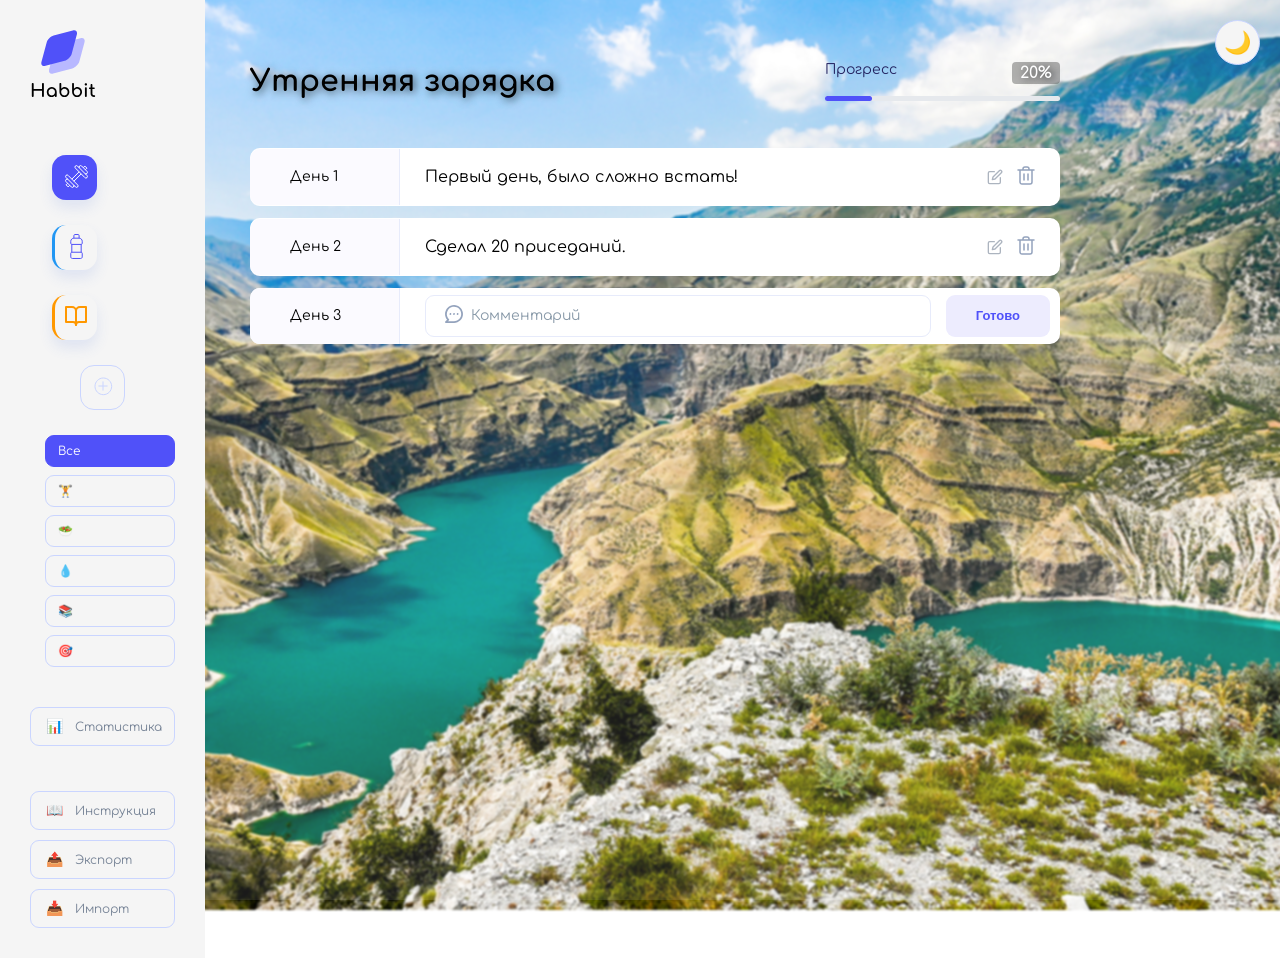
<file: index.html>
<!DOCTYPE html>
<html lang="en">

<head>
    <meta charset="UTF-8" />
    <meta http-equiv="X-UA-Compatible" content="IE=edge" />
    <meta name="viewport" content="width=device-width, initial-scale=1.0" />
    <title>Habbit App</title>
    <link rel="preconnect" href="https://fonts.googleapis.com" />
    <link rel="preconnect" href="https://fonts.gstatic.com" crossorigin />
    <link href="https://fonts.googleapis.com/css2?family=Comfortaa:wght@400;600&display=swap" rel="stylesheet" />
    <link rel="stylesheet" href="styles/main.css" />
</head>

<body>
    <div class="app">
        <div class="panel">
            <img class="logo" src="./images/logo.svg" alt="Логотип Habbit App" />
            <nav class="menu">
                <div class="menu__list"></div>
                <button class="menu__add" id="add-habbit-btn">
                    <img src="./images/add.svg" alt="Добавить привычку" />
                </button>
                <!-- Фильтр по категориям -->
                <div class="menu__filter">
                    <button class="filter-btn filter-btn_active" data-filter="all">Все</button>
                    <button class="filter-btn" data-filter="sport">🏋️</button>
                    <button class="filter-btn" data-filter="food">🥗</button>
                    <button class="filter-btn" data-filter="water">💧</button>
                    <button class="filter-btn" data-filter="study">📚</button>
                    <button class="filter-btn" data-filter="other">🎯</button>
                </div>
                <!-- ✅ Кнопка статистики -->
                <button class="menu__stats" id="stats-btn" title="Статистика">
                    <span class="btn-icon">📊</span>
                    <span class="btn-text">Статистика</span>
                </button>

                <!-- ✅ Кнопки экспорта и импорта -->
                <div class="menu__actions">
                    <a href="guide.html" class="action-btn" target="_blank" title="Открыть инструкцию">
                        <span class="btn-icon">📖</span>
                        <span class="btn-text">Инструкция</span>
                    </a>
                    <button class="action-btn" id="export-btn" title="Скачать резервную копию">
                        <span class="btn-icon">📤</span>
                        <span class="btn-text">Экспорт</span>
                    </button>
                    <button class="action-btn" id="import-btn" title="Загрузить данные из файла">
                        <span class="btn-icon">📥</span>
                        <span class="btn-text">Импорт</span>
                    </button>
                    <!-- Скрытое поле для выбора файла -->
                    <input type="file" id="import-file" accept=".json" hidden>
                </div>
            </nav>
        </div>
        <div class="content">
            <header>
                <h1 class="h1">-</h1>
                <div class="progress">
                    <div class="progress__text">
                        <div class="progress__name">Прогресс</div>
                        <div class="progress__percent">%</div>
                    </div>
                    <div class="progress__bar">
                        <div class="progress__cover-bar"></div>
                    </div>
                </div>
            </header>
            <main>
                <div id="days"></div>
                <div class="habbit">
                    <div class="habbit__day">День _</div>
                    <form class="habbit__form" id="add-day-form">
                        <input name="comment" class="input_icon" type="text" placeholder="Комментарий" />
                        <img class="input__icon" src="./images/comment.svg" alt="Иконка комментария" />
                        <button class="button" type="submit">Готово</button>
                    </form>
                </div>
            </main>
        </div>
        <div class="cover cover_hidden" id="add-habbit-popup">
            <div class="popup">
                <h2>Новая привычка</h2>
                <div class="icon-label">Иконка</div>
                <div class="icon-select">
                    <button class="icon icon_active" data-icon="sport">
                        <img src="./images/sport.svg" alt="Спорт">
                    </button>
                    <button class="icon" data-icon="food">
                        <img src="./images/food.svg" alt="Еда">
                    </button>
                    <button class="icon" data-icon="water">
                        <img src="./images/water.svg" alt="Напитки">
                    </button>
                    <button class="icon" data-icon="study">
                        <img src="./images/study.svg" alt="Обучение">
                    </button>
                    <button class="icon" data-icon="other">
                        <img src="./images/other.svg" alt="Другое">
                    </button>
                </div>

                <div class="category-label">Категория</div>
                <div class="category-select">
                    <button class="category category_active" data-category="sport">🏋️ Спорт</button>
                    <button class="category" data-category="food">🥗 Питание</button>
                    <button class="category" data-category="water">💧 Здоровье</button>
                    <button class="category" data-category="study">📚 Обучение</button>
                    <button class="category" data-category="other">🎯 Другое</button>
                </div>
                <form class="popup__form" id="add-habbit-form">
                    <input type="text" name="name" placeholder="Название">
                    <input type="text" name="icon" hidden placeholder="Иконка" value="sport">
                    <input type="text" name="category" hidden placeholder="Категория" value="sport">
                    <input type="number" name="target" placeholder="Цель (1-365)" min="1" max="365" step="1">
                    <button class="button" type="submit">Добавить</button>
                </form>
                <button class="popup__close" id="close-popup-btn">
                    <img src="./images/close.svg" alt="Закрыть попап">
                </button>
            </div>
        </div>
        <!-- Кастомное модальное окно подтверждения -->
        <div class="confirm-modal cover_hidden" id="confirm-modal">
            <div class="confirm-modal__content">
                <h3 class="confirm-modal__title">Подтверждение</h3>
                <p class="confirm-modal__text">Вы уверены, что хотите удалить эту привычку?</p>
                <div class="confirm-modal__buttons">
                    <button class="button confirm-modal__cancel" id="confirm-cancel">Отмена</button>
                    <button class="button confirm-modal__confirm" id="confirm-ok">Удалить</button>
                </div>
            </div>
        </div>
        <!-- Переключатель темы -->
        <button class="theme-toggle" id="theme-toggle" title="Переключить тему">

        </button>
        <!-- Модальное окно статистики -->
        <div class="stats-modal cover_hidden" id="stats-modal">
            <div class="stats-modal__content">
                <div class="stats-modal__header">
                    <h2>📊 Статистика</h2>
                    <button class="popup__close stats-modal__close" id="stats-close-btn">
                        <img src="./images/close.svg" alt="Закрыть">
                    </button>
                </div>

                <div class="stats-summary">
                    <div class="stat-card">
                        <div class="stat-card__value" id="stat-habits-count">0</div>
                        <div class="stat-card__label">Привычек</div>
                    </div>
                    <div class="stat-card">
                        <div class="stat-card__value" id="stat-days-count">0</div>
                        <div class="stat-card__label">Дней пройдено</div>
                    </div>
                    <div class="stat-card">
                        <div class="stat-card__value" id="stat-progress">0%</div>
                        <div class="stat-card__label">Общий прогресс</div>
                    </div>
                </div>

                <h3 class="stats-title">Прогресс по привычкам</h3>
                <div class="stats-list" id="stats-list">
                    <!-- Сюда JS добавит список -->
                </div>
            </div>
        </div>
        <!-- Модальное окно редактирования комментария -->
        <div class="cover cover_hidden" id="edit-comment-popup">
            <div class="popup popup_small">
                <h2>Редактировать комментарий</h2>
                <form class="popup__form" id="edit-comment-form">
                    <input type="text" name="comment" placeholder="Введите новый комментарий">
                    <div class="popup__buttons-row">
                        <button type="button" class="button button_cancel" id="cancel-edit-btn">Отмена</button>
                        <button type="submit" class="button">Сохранить</button>
                    </div>
                </form>
                <button class="popup__close" id="close-edit-popup-btn">
                    <img src="./images/close.svg" alt="Закрыть">
                </button>
            </div>
        </div>
    </div>
    <script src="./scripts/app.js"></script>
</body>

</html>
</file>
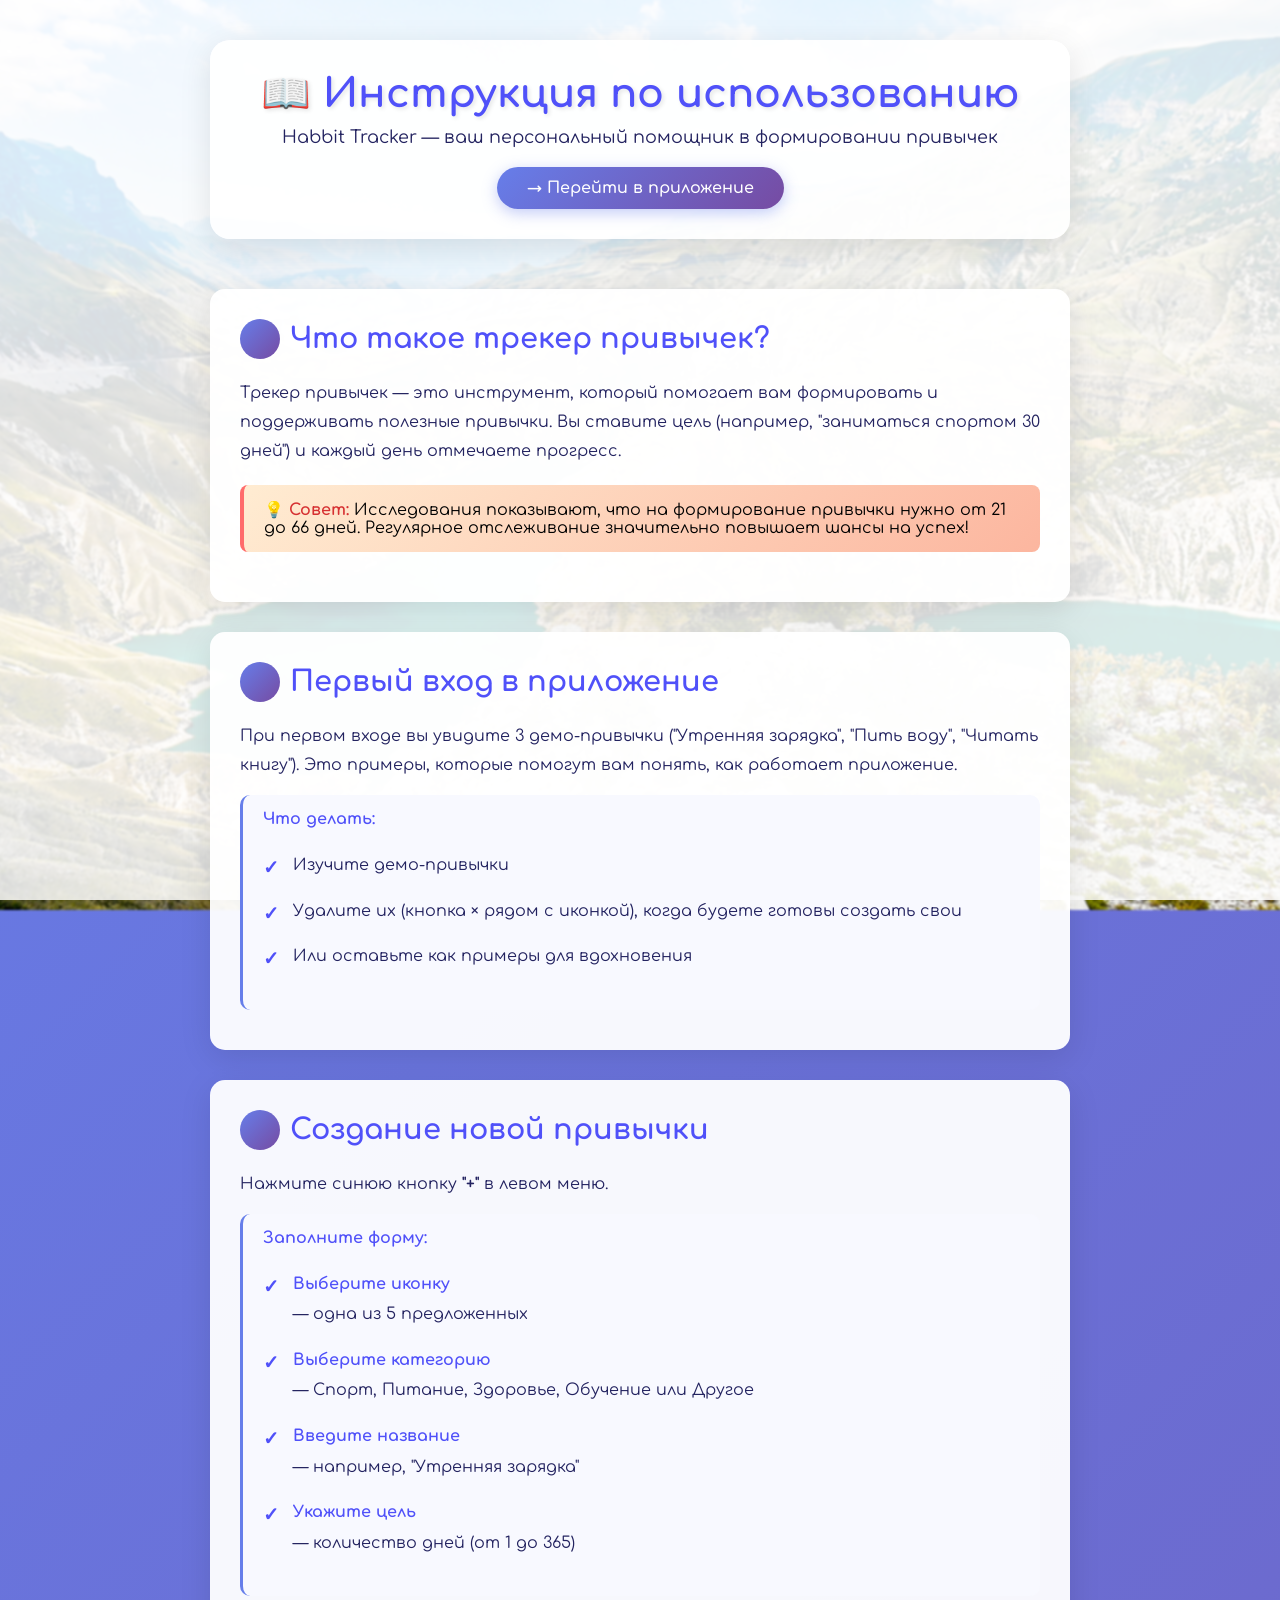
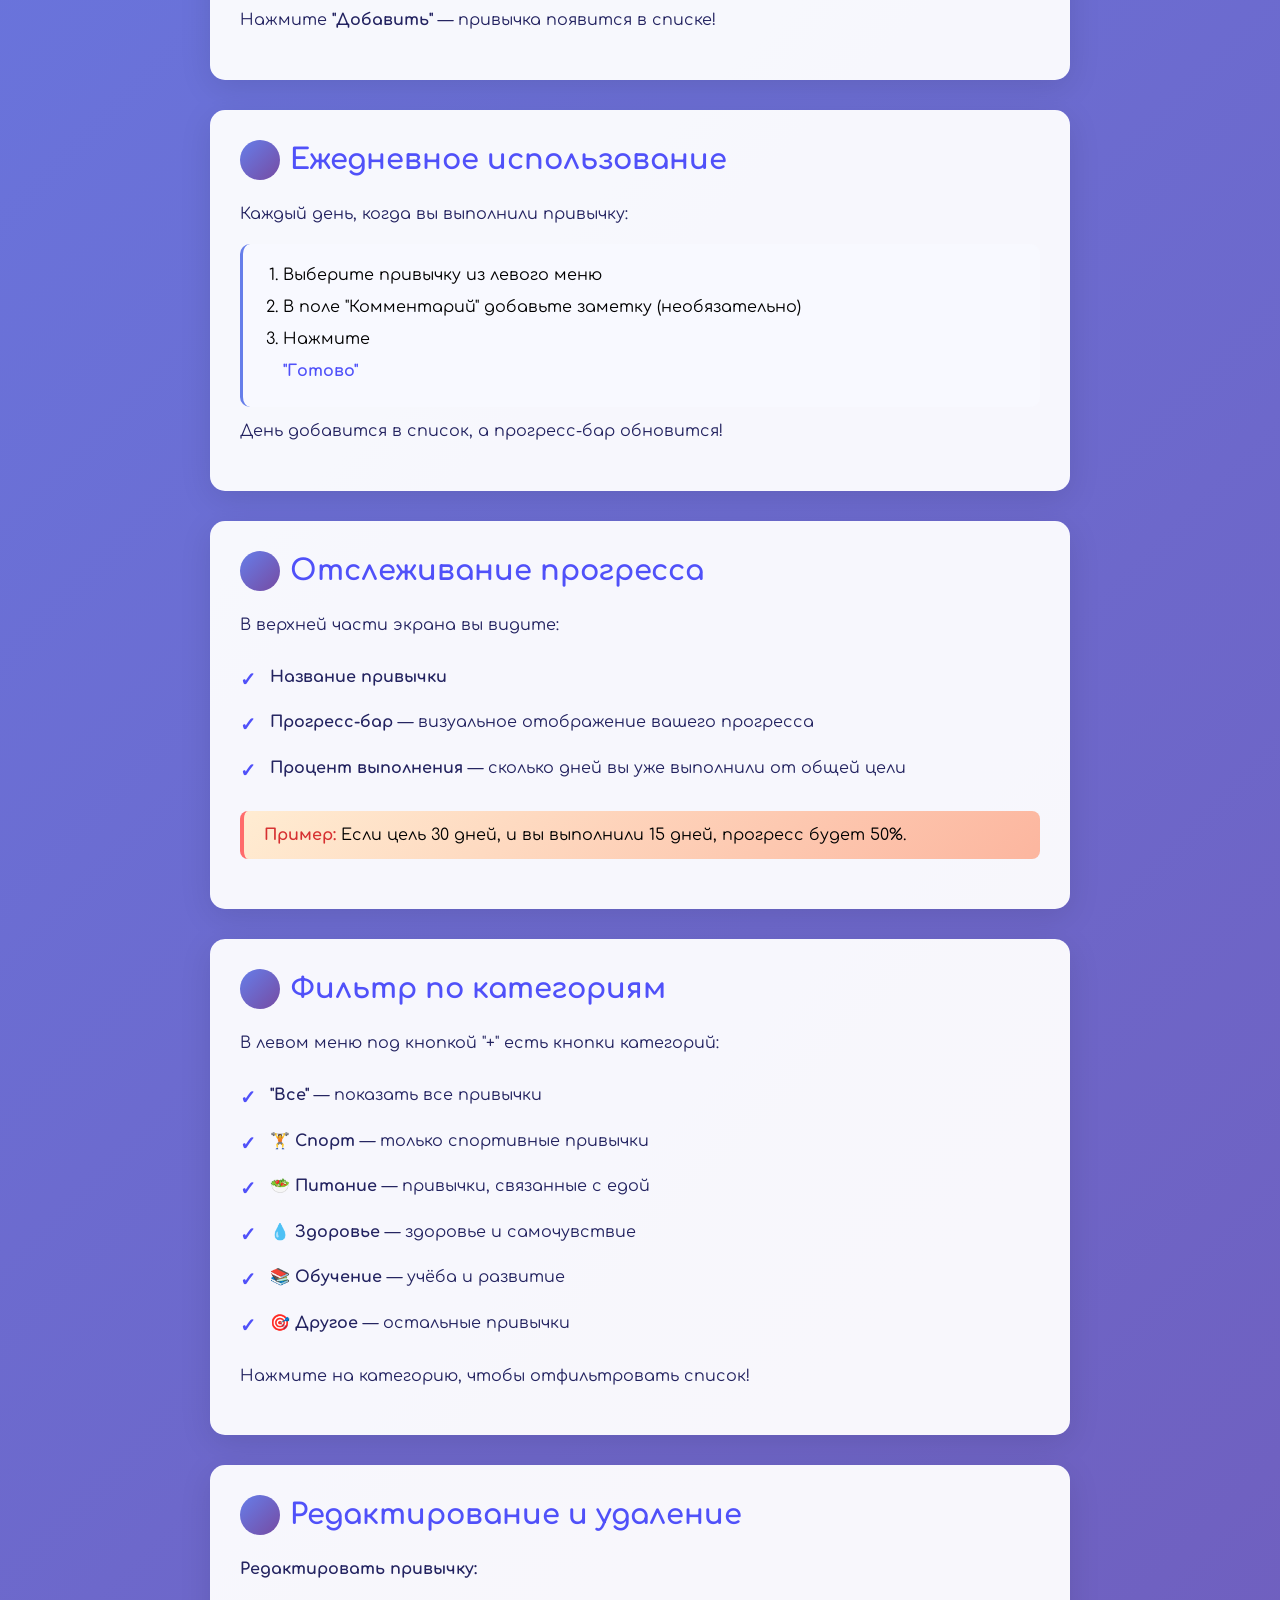
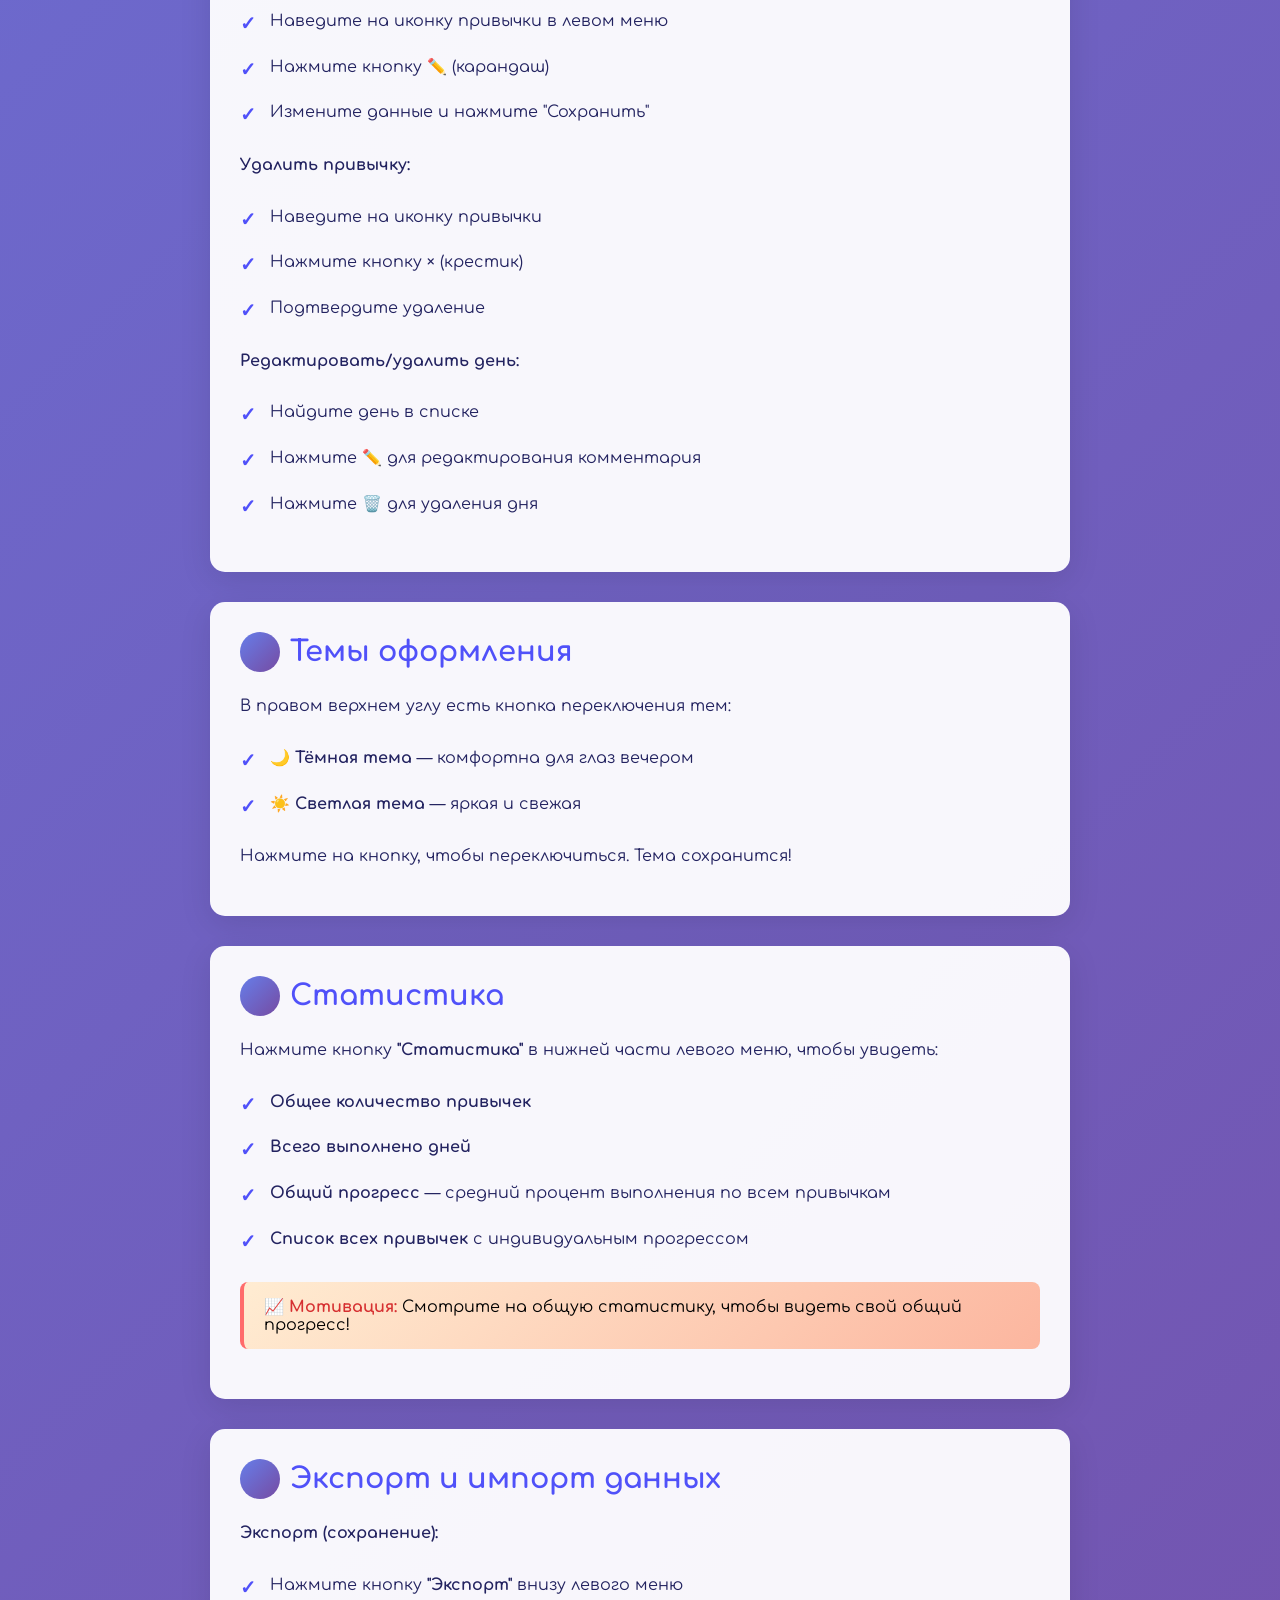
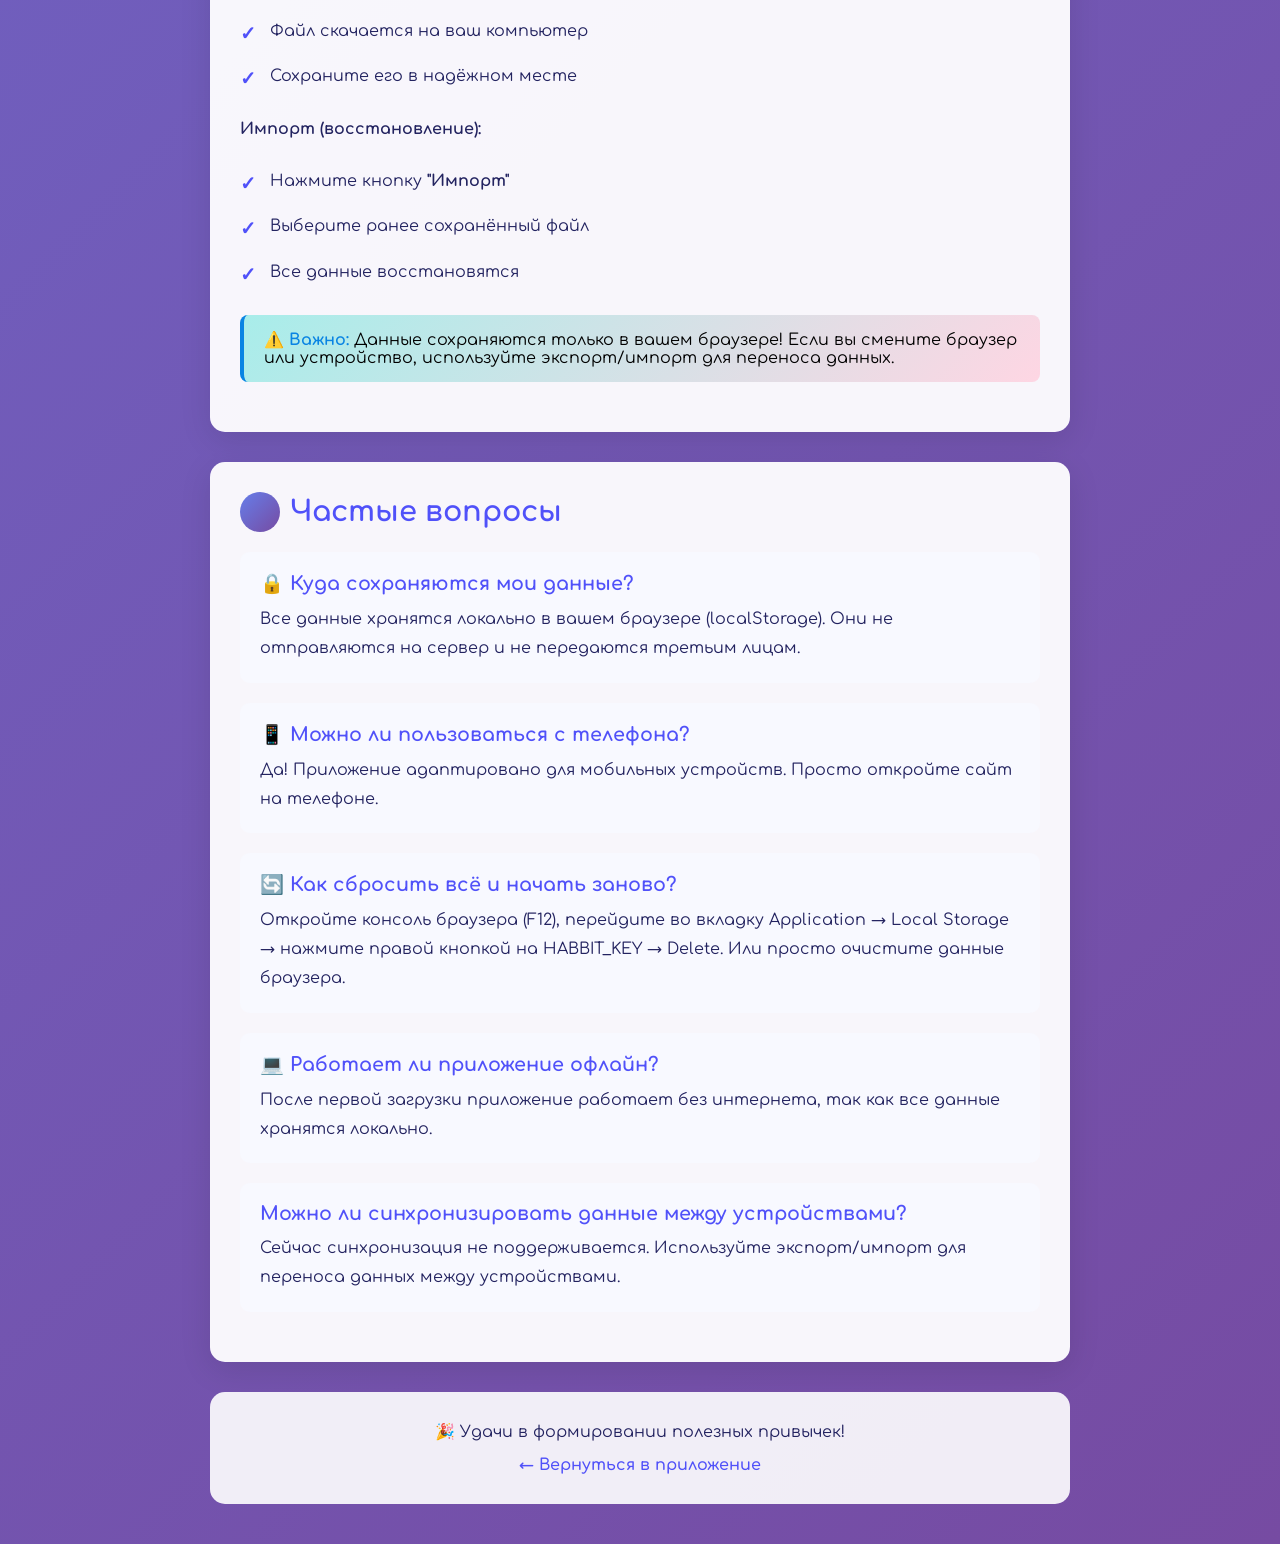
<file: guide.html>
<!DOCTYPE html>
<html lang="ru">

<head>
    <meta charset="UTF-8">
    <meta name="viewport" content="width=device-width, initial-scale=1.0">
    <title>Инструкция - Habbit Tracker</title>
    <link href="https://fonts.googleapis.com/css2?family=Comfortaa:wght@400;600;700&display=swap" rel="stylesheet">
    <style>
        * {
            margin: 0;
            padding: 0;
            box-sizing: border-box;
        }

        body {
            font-family: 'Comfortaa', cursive;
            min-height: 100vh;
            position: relative;
            overflow-x: hidden;
            background: linear-gradient(135deg, #667eea 0%, #764ba2 100%);
        }

        /* Фоновое изображение */
        body::before {
            content: '';
            position: fixed;
            top: -10px;
            left: -10px;
            right: -10px;
            bottom: -10px;
            background-image: url('images/background.jpg');
            background-size: cover;
            background-position: center;
            filter: blur(1px);
            z-index: -2;
        }

        /* Оверлей */
        body::after {
            content: '';
            position: fixed;
            top: 0;
            left: 0;
            width: 100%;
            height: 100%;
            background: rgba(255, 255, 255, 0.85);
            z-index: -1;
        }

        .container {
            max-width: 900px;
            margin: 0 auto;
            padding: 40px 20px;
            position: relative;
            z-index: 1;
        }

        .header {
            text-align: center;
            margin-bottom: 50px;
            padding: 30px;
            background: rgba(255, 255, 255, 0.9);
            border-radius: 20px;
            box-shadow: 0 8px 32px rgba(0, 0, 0, 0.1);
        }

        .header h1 {
            color: #5051f9;
            font-size: 2.5em;
            margin-bottom: 10px;
            text-shadow: 2px 2px 4px rgba(0, 0, 0, 0.1);
        }

        .header p {
            color: #232360;
            font-size: 1.1em;
        }

        .back-link {
            display: inline-block;
            margin-top: 20px;
            padding: 12px 30px;
            background: linear-gradient(135deg, #667eea 0%, #764ba2 100%);
            color: white;
            text-decoration: none;
            border-radius: 25px;
            font-weight: 600;
            transition: transform 0.3s, box-shadow 0.3s;
            box-shadow: 0 4px 15px rgba(102, 126, 234, 0.4);
        }

        .back-link:hover {
            transform: translateY(-2px);
            box-shadow: 0 6px 20px rgba(102, 126, 234, 0.6);
        }

        .section {
            background: rgba(255, 255, 255, 0.95);
            border-radius: 15px;
            padding: 30px;
            margin-bottom: 30px;
            box-shadow: 0 8px 32px rgba(0, 0, 0, 0.1);
        }

        .section h2 {
            color: #5051f9;
            margin-bottom: 20px;
            font-size: 1.8em;
            display: flex;
            align-items: center;
            gap: 10px;
        }

        .section h2::before {
            content: attr(data-number);
            display: inline-flex;
            align-items: center;
            justify-content: center;
            width: 40px;
            height: 40px;
            background: linear-gradient(135deg, #667eea 0%, #764ba2 100%);
            color: white;
            border-radius: 50%;
            font-size: 0.6em;
        }

        .section p {
            color: #232360;
            line-height: 1.8;
            margin-bottom: 15px;
        }

        .section ul {
            list-style: none;
            padding-left: 0;
            margin: 15px 0;
        }

        .section ul li {
            padding: 10px 0 10px 30px;
            position: relative;
            color: #232360;
            line-height: 1.6;
        }

        .section ul li::before {
            content: '✓';
            position: absolute;
            left: 0;
            color: #5051f9;
            font-weight: bold;
            font-size: 1.2em;
        }

        .tip {
            background: linear-gradient(135deg, #ffecd2 0%, #fcb69f 100%);
            border-left: 4px solid #ff6b6b;
            padding: 15px 20px;
            border-radius: 8px;
            margin: 20px 0;
        }

        .tip strong {
            color: #d63031;
        }

        .warning {
            background: linear-gradient(135deg, #a8edea 0%, #fed6e3 100%);
            border-left: 4px solid #0984e3;
            padding: 15px 20px;
            border-radius: 8px;
            margin: 20px 0;
        }

        .warning strong {
            color: #0984e3;
        }

        .step {
            background: #f8f9ff;
            padding: 15px 20px;
            border-radius: 10px;
            margin: 10px 0;
            border-left: 3px solid #667eea;
        }

        .step strong {
            color: #5051f9;
            display: block;
            margin-bottom: 5px;
        }

        .faq-item {
            margin: 20px 0;
            padding: 20px;
            background: #f8f9ff;
            border-radius: 10px;
        }

        .faq-item h3 {
            color: #5051f9;
            margin-bottom: 10px;
            font-size: 1.2em;
        }

        .faq-item p {
            margin: 0;
            color: #232360;
        }

        .footer {
            text-align: center;
            padding: 30px;
            color: #232360;
            background: rgba(255, 255, 255, 0.9);
            border-radius: 15px;
            margin-top: 30px;
        }

        .footer a {
            color: #5051f9;
            text-decoration: none;
            font-weight: 600;
        }

        @media (max-width: 768px) {
            .header h1 {
                font-size: 1.8em;
            }

            .section {
                padding: 20px;
            }

            .section h2 {
                font-size: 1.4em;
            }
        }
    </style>
</head>

<body>
    <div class="container">
        <!-- Заголовок -->
        <div class="header">
            <h1>📖 Инструкция по использованию</h1>
            <p>Habbit Tracker — ваш персональный помощник в формировании привычек</p>
            <a href="index.html" class="back-link">→ Перейти в приложение</a>
        </div>

        <!-- 1. Что такое трекер привычек -->
        <div class="section" data-number="1">
            <h2>Что такое трекер привычек?</h2>
            <p>Трекер привычек — это инструмент, который помогает вам формировать и поддерживать полезные привычки. Вы
                ставите цель (например, "заниматься спортом 30 дней") и каждый день отмечаете прогресс.</p>
            <div class="tip">
                <strong>💡 Совет:</strong> Исследования показывают, что на формирование привычки нужно от 21 до 66 дней.
                Регулярное отслеживание значительно повышает шансы на успех!
            </div>
        </div>

        <!-- 2. Первый вход -->
        <div class="section" data-number="2">
            <h2>Первый вход в приложение</h2>
            <p>При первом входе вы увидите 3 демо-привычки ("Утренняя зарядка", "Пить воду", "Читать книгу"). Это
                примеры, которые помогут вам понять, как работает приложение.</p>
            <div class="step">
                <strong>Что делать:</strong>
                <ul>
                    <li>Изучите демо-привычки</li>
                    <li>Удалите их (кнопка × рядом с иконкой), когда будете готовы создать свои</li>
                    <li>Или оставьте как примеры для вдохновения</li>
                </ul>
            </div>
        </div>

        <!-- 3. Создание привычки -->
        <div class="section" data-number="3">
            <h2>Создание новой привычки</h2>
            <p>Нажмите синюю кнопку <strong>"+"</strong> в левом меню.</p>
            <div class="step">
                <strong>Заполните форму:</strong>
                <ul>
                    <li><strong>Выберите иконку</strong> — одна из 5 предложенных</li>
                    <li><strong>Выберите категорию</strong> — Спорт, Питание, Здоровье, Обучение или Другое</li>
                    <li><strong>Введите название</strong> — например, "Утренняя зарядка"</li>
                    <li><strong>Укажите цель</strong> — количество дней (от 1 до 365)</li>
                </ul>
            </div>
            <p>Нажмите <strong>"Добавить"</strong> — привычка появится в списке!</p>
        </div>

        <!-- 4. Ежедневное использование -->
        <div class="section" data-number="4">
            <h2>Ежедневное использование</h2>
            <p>Каждый день, когда вы выполнили привычку:</p>
            <div class="step">
                <ol style="padding-left: 20px; line-height: 2;">
                    <li>Выберите привычку из левого меню</li>
                    <li>В поле "Комментарий" добавьте заметку (необязательно)</li>
                    <li>Нажмите <strong>"Готово"</strong></li>
                </ol>
            </div>
            <p>День добавится в список, а прогресс-бар обновится!</p>
        </div>

        <!-- 5. Прогресс -->
        <div class="section" data-number="5">
            <h2>Отслеживание прогресса</h2>
            <p>В верхней части экрана вы видите:</p>
            <ul>
                <li><strong>Название привычки</strong></li>
                <li><strong>Прогресс-бар</strong> — визуальное отображение вашего прогресса</li>
                <li><strong>Процент выполнения</strong> — сколько дней вы уже выполнили от общей цели</li>
            </ul>
            <div class="tip">
                <strong> Пример:</strong> Если цель 30 дней, и вы выполнили 15 дней, прогресс будет 50%.
            </div>
        </div>

        <!-- 6. Фильтр по категориям -->
        <div class="section" data-number="6">
            <h2>Фильтр по категориям</h2>
            <p>В левом меню под кнопкой "+" есть кнопки категорий:</p>
            <ul>
                <li><strong>"Все"</strong> — показать все привычки</li>
                <li><strong>🏋️ Спорт</strong> — только спортивные привычки</li>
                <li><strong>🥗 Питание</strong> — привычки, связанные с едой</li>
                <li><strong>💧 Здоровье</strong> — здоровье и самочувствие</li>
                <li><strong>📚 Обучение</strong> — учёба и развитие</li>
                <li><strong>🎯 Другое</strong> — остальные привычки</li>
            </ul>
            <p>Нажмите на категорию, чтобы отфильтровать список!</p>
        </div>

        <!-- 7. Редактирование и удаление -->
        <div class="section" data-number="7">
            <h2>Редактирование и удаление</h2>
            <p><strong>Редактировать привычку:</strong></p>
            <ul>
                <li>Наведите на иконку привычки в левом меню</li>
                <li>Нажмите кнопку ✏️ (карандаш)</li>
                <li>Измените данные и нажмите "Сохранить"</li>
            </ul>

            <p><strong>Удалить привычку:</strong></p>
            <ul>
                <li>Наведите на иконку привычки</li>
                <li>Нажмите кнопку × (крестик)</li>
                <li>Подтвердите удаление</li>
            </ul>

            <p><strong>Редактировать/удалить день:</strong></p>
            <ul>
                <li>Найдите день в списке</li>
                <li>Нажмите ✏️ для редактирования комментария</li>
                <li>Нажмите 🗑️ для удаления дня</li>
            </ul>
        </div>

        <!-- 8. Темы оформления -->
        <div class="section" data-number="8">
            <h2>Темы оформления</h2>
            <p>В правом верхнем углу есть кнопка переключения тем:</p>
            <ul>
                <li><strong>🌙 Тёмная тема</strong> — комфортна для глаз вечером</li>
                <li><strong>☀️ Светлая тема</strong> — яркая и свежая</li>
            </ul>
            <p>Нажмите на кнопку, чтобы переключиться. Тема сохранится!</p>
        </div>

        <!-- 9. Статистика -->
        <div class="section" data-number="9">
            <h2>Статистика</h2>
            <p>Нажмите кнопку <strong>"Статистика"</strong> в нижней части левого меню, чтобы увидеть:</p>
            <ul>
                <li><strong>Общее количество привычек</strong></li>
                <li><strong>Всего выполнено дней</strong></li>
                <li><strong>Общий прогресс</strong> — средний процент выполнения по всем привычкам</li>
                <li><strong>Список всех привычек</strong> с индивидуальным прогрессом</li>
            </ul>
            <div class="tip">
                <strong>📈 Мотивация:</strong> Смотрите на общую статистику, чтобы видеть свой общий прогресс!
            </div>
        </div>

        <!-- 10. Экспорт и импорт -->
        <div class="section" data-number="10">
            <h2>Экспорт и импорт данных</h2>
            <p><strong>Экспорт (сохранение):</strong></p>
            <ul>
                <li>Нажмите кнопку <strong>"Экспорт"</strong> внизу левого меню</li>
                <li>Файл скачается на ваш компьютер</li>
                <li>Сохраните его в надёжном месте</li>
            </ul>

            <p><strong>Импорт (восстановление):</strong></p>
            <ul>
                <li>Нажмите кнопку <strong>"Импорт"</strong></li>
                <li>Выберите ранее сохранённый файл</li>
                <li>Все данные восстановятся</li>
            </ul>

            <div class="warning">
                <strong>⚠️ Важно:</strong> Данные сохраняются только в вашем браузере! Если вы смените браузер или
                устройство, используйте экспорт/импорт для переноса данных.
            </div>
        </div>

        <!-- 11. FAQ -->
        <div class="section" data-number="11">
            <h2>Частые вопросы</h2>

            <div class="faq-item">
                <h3>🔒 Куда сохраняются мои данные?</h3>
                <p>Все данные хранятся локально в вашем браузере (localStorage). Они не отправляются на сервер и не
                    передаются третьим лицам.</p>
            </div>

            <div class="faq-item">
                <h3>📱 Можно ли пользоваться с телефона?</h3>
                <p>Да! Приложение адаптировано для мобильных устройств. Просто откройте сайт на телефоне.</p>
            </div>

            <div class="faq-item">
                <h3>🔄 Как сбросить всё и начать заново?</h3>
                <p>Откройте консоль браузера (F12), перейдите во вкладку Application → Local Storage → нажмите правой
                    кнопкой на HABBIT_KEY → Delete. Или просто очистите данные браузера.</p>
            </div>

            <div class="faq-item">
                <h3>💻 Работает ли приложение офлайн?</h3>
                <p>После первой загрузки приложение работает без интернета, так как все данные хранятся локально.</p>
            </div>

            <div class="faq-item">
                <h3> Можно ли синхронизировать данные между устройствами?</h3>
                <p>Сейчас синхронизация не поддерживается. Используйте экспорт/импорт для переноса данных между
                    устройствами.</p>
            </div>
        </div>

        <!-- Подвал -->
        <div class="footer">
            <p>🎉 Удачи в формировании полезных привычек!</p>
            <p style="margin-top: 15px;">
                <a href="index.html">← Вернуться в приложение</a>
            </p>
        </div>
    </div>
</body>

</html>
</file>
<file: styles/main.css>
* {
  box-sizing: border-box;
}

/* ===== CSS-переменные для тем ===== */
:root {
  /* Светлая тема (по умолчанию) */
  --bg-main: #ffffff;
  --bg-panel: #f5f5f5;
  --bg-habbit: #ffffff;
  --bg-habbit-day: #fbfaff;
  --bg-button: #edecfe;
  --bg-button-hover: #dcdaff;
  --bg-input: #ffffff;
  --bg-menu-add-hover: #eff2ff;
  --bg-menu-item-hover: #6a6afb;
  --bg-menu-item-active: #5051f9;
  --bg-progress-bar: #e6e9ed;
  --bg-progress-cover: #5051f9;
  --bg-confirm-cancel: #f3f6fd;
  --bg-confirm-cancel-hover: #e6e9ed;
  --bg-confirm-confirm: #ff4444;
  --bg-confirm-confirm-hover: #cc0000;
  --bg-modal: rgba(0, 0, 0, 0.25);
  --bg-modal-confirm: rgba(0, 0, 0, 0.5);

  /* Переменные для фона в светлой теме */
  --bg-overlay: rgba(255, 255, 255, 0.1);
  --bg-blur-intensity: blur(1px);
  /* Текст */
  --text-main: #000000;
  --text-secondary: #232360;
  --text-muted: #768396;
  --text-placeholder: #8899a8;
  --text-button: #5051f9;
  --text-button-hover: #ffffff;
  --text-confirm-cancel: #768396;
  --text-confirm-cancel-hover: #232360;
  --text-confirm-confirm: #ffffff;

  /* Границы */
  --border-input: #e7ebfb;
  --border-habbit-day: #e7ebfb;
  --border-menu-add: #cad5ff;

  /* Тени */
  --shadow-menu-item: 0px 8px 14px rgba(62, 107, 224, 0.12);
  --shadow-menu-item-hover: 0px 10px 20px rgba(62, 107, 224, 0.25);
  --shadow-popup: 0px 8px 14px 12px rgba(56, 56, 56, 0.05);
  --shadow-button-hover: 0px 5px 15px rgba(80, 81, 249, 0.4);
  --shadow-confirm: 0px 10px 30px rgba(0, 0, 0, 0.2);
  --shadow-confirm-hover: 0px 5px 15px rgba(255, 68, 68, 0.4);

  /* Переходы */
  --transition-speed: 0.3s;
}

/* Тёмная тема */
body.dark-theme {
  --bg-main: #1a1a2e;
  --bg-panel: #16213e;
  --bg-habbit: #1f2a48;
  --bg-habbit-day: #243352;
  --bg-button: #2a3a5c;
  --bg-button-hover: #3a4a7c;
  --bg-input: #1f2a48;
  --bg-menu-add-hover: #2a3a5c;
  --bg-menu-item-hover: #3a4a7c;
  --bg-menu-item-active: #4a5a9c;
  --bg-progress-bar: #2a3a5c;
  --bg-progress-cover: #6a7aff;
  --bg-confirm-cancel: #2a3a5c;
  --bg-confirm-cancel-hover: #3a4a7c;
  --bg-confirm-confirm: #ff4444;
  --bg-confirm-confirm-hover: #cc0000;
  --bg-modal: rgba(0, 0, 0, 0.6);
  --bg-modal-confirm: rgba(0, 0, 0, 0.8);

  /* Переменные для фона в темной теме */
  --bg-overlay: rgba(0, 0, 0, 0.3);
  --bg-blur-intensity: blur(1px);

  --text-main: #e0e0e0;
  --text-secondary: #c0c0d0;
  --text-muted: #8899a8;
  --text-placeholder: #667788;
  --text-button: #a0b0ff;
  --text-button-hover: #ffffff;
  --text-confirm-cancel: #c0c0d0;
  --text-confirm-cancel-hover: #e0e0e0;
  --text-confirm-confirm: #ffffff;

  --border-input: #2a3a5c;
  --border-habbit-day: #2a3a5c;
  --border-menu-add: #3a4a7c;

  --shadow-menu-item: 0px 8px 14px rgba(0, 0, 0, 0.3);
  --shadow-menu-item-hover: 0px 10px 20px rgba(0, 0, 0, 0.4);
  --shadow-popup: 0px 8px 14px 12px rgba(0, 0, 0, 0.4);
  --shadow-button-hover: 0px 5px 15px rgba(106, 122, 255, 0.4);
  --shadow-confirm: 0px 10px 30px rgba(0, 0, 0, 0.5);
  --shadow-confirm-hover: 0px 5px 15px rgba(255, 68, 68, 0.5);
}

/* ===== ОСНОВНЫЕ СТИЛИ BODY ===== */
body {
  font-family: 'Comfortaa', cursive;
  margin: 0;
  font-weight: 400;
  min-height: 100vh;
  position: relative;
  overflow-x: hidden;
  transition: all var(--transition-speed) ease;
}

/* Размытое фоновое изображение */
body::before {
  content: '';
  position: fixed;
  top: -10px;
  left: -10px;
  right: -10px;
  bottom: -10px;
  background-image: url('../images/background.jpg');
  background-size: cover;
  background-position: center;
  filter: var(--bg-blur-intensity);
  z-index: -2;
}

/* Затемняющий слой (меняется в зависимости от темы) */
body::after {
  content: '';
  position: fixed;
  top: 0;
  left: 0;
  width: 100%;
  height: 100%;
  background: var(--bg-overlay);
  z-index: -1;
  transition: background var(--transition-speed) ease;
}

.app {
  display: flex;
}

.logo {
  margin-bottom: 50px;
}

.panel {
  background: var(--bg-panel);
  min-height: 100vh;
  padding: 30px;
  transition: background-color var(--transition-speed) ease;
}

.menu {
  display: flex;
  flex-direction: column;
  gap: 25px;
  align-items: center;
}

.menu__list {
  display: flex;
  flex-direction: column;
  gap: 25px;
  align-items: center;
  scrollbar-width: none;
}

.menu__list::-webkit-scrollbar {
  display: none;
}

.menu__item {
  background: var(--bg-panel);
  box-shadow: var(--shadow-menu-item);
  border-radius: 14px;
  border: none;
  height: 45px;
  width: 45px;
  cursor: pointer;
  transition: all var(--transition-speed) ease;
}

.menu__item:hover {
  background: var(--bg-menu-item-hover);
  transform: scale(1.1);
  box-shadow: var(--shadow-menu-item-hover);
}

.menu__item:hover img {
  filter: brightness(0) invert(1);
}

.menu__item_active {
  background: var(--bg-menu-item-active);
}

.menu__item_active img {
  filter: brightness(0) invert(1);
}

.menu__add {
  background: none;
  border: 1px solid var(--border-menu-add);
  border-radius: 14px;
  height: 45px;
  width: 45px;
  cursor: pointer;
  transition: all var(--transition-speed) ease;
}

.menu__add:hover {
  background: var(--bg-menu-add-hover);
  transform: rotate(90deg);
  border-color: var(--bg-menu-item-active);
}

.menu__item-wrapper {
  position: relative;
  display: flex;
  align-items: center;
  gap: 8px;
  flex-wrap: wrap;
}

.menu__delete {
  background: none;
  border: none;
  cursor: pointer;
  padding: 0;
  width: 20px;
  height: 20px;
  line-height: 1;
  opacity: 0;
  transition: opacity 0.2s;
  display: flex;
  align-items: center;
  justify-content: center;
  color: #ff4444; /* Красный цвет для удаления */
}

.menu__item-wrapper:hover .menu__delete {
  opacity: 1;
}

.menu__delete:hover {
  color: #cc0000;
  transform: scale(1.2);
}

.menu__delete svg {
  width: 16px;
  height: 16px;
}

.menu__edit {
  background: none;
  border: none;
  font-size: 18px;
  cursor: pointer;
  padding: 0;
  width: 20px;
  height: 20px;
  line-height: 1;
  opacity: 0;
  transition: opacity 0.2s;
}

.menu__item-wrapper:hover .menu__edit {
  opacity: 1;
}

.menu__edit:hover {
  transform: scale(1.2);
}

/* ===== Кнопки экспорта и импорта ===== */
.menu__actions {
  display: flex;
  flex-direction: column;
  gap: 10px;
  margin-top: 20px;
  width: 100%;
}

.action-btn {
  background: none;
  border: 1px solid var(--border-menu-add);
  border-radius: 9px;
  padding: 8px 12px;
  font-size: 12px;
  color: var(--text-muted);
  cursor: pointer;
  transition: all var(--transition-speed) ease;
  font-family: 'Comfortaa', cursive;
  width: 100%;
  text-align: center;
  text-decoration: none;
  display: flex;
  align-items: center;
  justify-content: flex-start;
  gap: 8px;
  padding-left: 15px;
  box-sizing: border-box;
  margin-bottom: 0;
  line-height: 1.5; /* Добавили для одинаковой высоты */
}

.action-btn:hover {
  background: var(--bg-menu-add-hover);
  color: var(--text-secondary);
  border-color: var(--bg-menu-item-active);
}

/* ===== Статистика ===== */
/* ===== Статистика (теперь выглядит как action-btn) ===== */
.menu__stats {
  background: none;
  border: 1px solid var(--border-menu-add);
  border-radius: 9px;
  padding: 8px 12px;
  font-size: 12px;
  color: var(--text-muted);
  cursor: pointer;
  transition: all var(--transition-speed) ease;
  font-family: 'Comfortaa', cursive;
  width: 100%;
  text-align: center;
  text-decoration: none;
  display: flex;
  align-items: center;
  justify-content: flex-start;
  gap: 8px;
  padding-left: 15px;
  box-sizing: border-box;
  margin-bottom: 0;
  line-height: 1.5; /* Добавили для одинаковой высоты */
}

.menu__stats:hover {
  background: var(--bg-menu-add-hover);
  color: var(--text-secondary);
  border-color: var(--bg-menu-item-active);
}

/* ===== Стили для иконок и текста в кнопках ===== */
.btn-icon {
  display: inline-block;
  margin-right: 4px;
  font-size: 14px;
}

.btn-text {
  display: inline-block;
}

/* Выравниваем кнопки по левому краю */
.menu__stats,
.action-btn {
  display: flex;
  align-items: center;
  justify-content: flex-start;
  gap: 8px;
  padding-left: 15px; /* Одинаковый отступ для всех иконок */
}

/* Модальное окно статистики */
.stats-modal {
  position: fixed;
  left: 0;
  right: 0;
  bottom: 0;
  top: 0;
  background: var(--bg-modal-confirm);
  display: flex;
  align-items: center;
  justify-content: center;
  opacity: 1;
  visibility: visible;
  transition:
    opacity 0.3s ease,
    visibility 0.3s ease;
  z-index: 3000;
}

.stats-modal.cover_hidden {
  opacity: 0;
  visibility: hidden;
}

.stats-modal__content {
  background: var(--bg-panel);
  border-radius: 15px;
  padding: 30px;
  max-width: 600px;
  width: 90%;
  max-height: 90vh;
  overflow-y: auto;
  box-shadow: var(--shadow-confirm);
  transform: scale(1);
  transition:
    transform 0.3s ease,
    background-color 0.3s ease;
}

.stats-modal.cover_hidden .stats-modal__content {
  transform: scale(0.8);
}

.stats-modal__header {
  display: flex;
  justify-content: space-between;
  align-items: center;
  margin-bottom: 25px;
}

.stats-modal__close {
  right: 0;
  top: 0;
}

/* Карточки статистики */
.stats-summary {
  display: grid;
  grid-template-columns: repeat(3, 1fr);
  gap: 15px;
  margin-bottom: 30px;
}

.stat-card {
  background: var(--bg-habbit-day);
  border-radius: 12px;
  padding: 15px;
  text-align: center;
  border: 1px solid var(--border-habbit-day);
}

.stat-card__value {
  font-size: 24px;
  font-weight: 600;
  color: var(--text-main);
  margin-bottom: 5px;
}

.stat-card__label {
  font-size: 12px;
  color: var(--text-muted);
}

/* Список привычек */
.stats-title {
  font-size: 18px;
  color: var(--text-secondary);
  margin-bottom: 15px;
  font-weight: 400;
}

.stats-list {
  display: flex;
  flex-direction: column;
  gap: 12px;
}

.stats-item {
  display: flex;
  align-items: center;
  gap: 12px;
  background: var(--bg-habbit-day);
  padding: 10px 15px;
  border-radius: 10px;
}

.stats-item-icon {
  width: 30px;
  height: 30px;
  flex-shrink: 0;
}

.stats-item-info {
  flex: 1;
}

.stats-item-name {
  font-size: 14px;
  color: var(--text-main);
  margin-bottom: 5px;
}

.stats-progress-bar {
  width: 100%;
  height: 6px;
  background: var(--bg-progress-bar);
  border-radius: 3px;
  overflow: hidden;
}

.stats-progress-fill {
  height: 100%;
  background: var(--bg-progress-cover);
  border-radius: 3px;
  transition: width 0.5s ease;
}

.stats-item-percent {
  font-size: 12px;
  color: var(--text-muted);
  font-weight: 600;
  min-width: 35px;
  text-align: right;
}

.content {
  min-width: 900px;
  padding: 45px;
}

.content h1,
.content .progress__label,
.content .progress__percent {
  text-shadow: 2px 2px 8px rgba(0, 0, 0, 0.7);
}

header {
  display: flex;
  justify-content: space-between;
  align-items: center;
}

h1 {
  font-size: 30px;
  line-height: 33px;
  color: var(--text-main);
  transition: color var(--transition-speed) ease;
}

.progress {
  display: flex;
  flex-direction: column;
  gap: 12px;
  min-width: 235px;
}

.progress__text {
  display: flex;
  justify-content: space-between;
}

.progress__name {
  font-size: 14px;
  line-height: 16px;
  color: var(--text-secondary);
}

.progress__percent {
  color: #ffffff !important;
  text-shadow: 2px 2px 6px rgba(0, 0, 0, 0.9);
  font-weight: 600;
  background: rgba(0, 0, 0, 0.3);
  padding: 2px 8px;
  border-radius: 4px;
}

.progress__bar {
  width: 100%;
  background: var(--bg-progress-bar);
  border-radius: 4px;
  height: 5px;
  position: relative;
  transition: background-color var(--transition-speed) ease;
}

.progress__cover-bar {
  position: absolute;
  transition: all 0.5s;
  height: 5px;
  border-radius: 4px;
  background: var(--bg-progress-cover);
}

main {
  margin-top: 30px;
}

.habbit {
  background: var(--bg-habbit);
  border-radius: 10px;
  display: flex;
  align-items: center;
  margin-bottom: 12px;
  transition: background-color var(--transition-speed) ease;
}

.habbit__day {
  background: var(--bg-habbit-day);
  border-radius: 10px 0 0 10px;
  border-right: 1px solid var(--border-habbit-day);
  font-size: 14px;
  line-height: 16px;
  padding: 20px 40px;
  min-width: 150px;
  transition: all var(--transition-speed) ease;
}

.habbit__comment {
  font-size: 16px;
  line-height: 18px;
  padding: 20px 25px;
  color: var(--text-main);
}

.habbit__delete {
  margin-left: auto;
  margin-right: 10px;
  background: none;
  border: none;
  cursor: pointer;
  border-radius: 5px;
  padding: 2px;
}

.habbit__delete:hover {
  background: var(--bg-menu-add-hover);
}

input {
  background: var(--bg-input);
  border: 1px solid var(--border-input);
  border-radius: 9px;
  padding: 12px 20px;
  font-family: 'Comfortaa', cursive;
  flex: 1;
  font-weight: 400;
  font-size: 14px;
  line-height: 16px;
  color: var(--text-main);
  transition: all var(--transition-speed) ease;
}

input::placeholder {
  color: var(--text-placeholder);
}

input.error {
  border: 1px solid red;
}

.habbit__form {
  display: flex;
  gap: 15px;
  width: 100%;
  padding: 0px 10px 0px 25px;
  position: relative;
}

.input_icon {
  padding-left: 45px;
}

.input__icon {
  position: absolute;
  top: 10px;
  left: 45px;
}

.button {
  background: var(--bg-button);
  border-radius: 9px;
  border: none;
  font-size: 13px;
  line-height: 14px;
  color: var(--text-button);
  padding: 14px 30px;
  cursor: pointer;
  transition: all var(--transition-speed) ease;
  font-weight: 600;
}

.button:hover {
  background: var(--bg-menu-item-active);
  color: var(--text-button-hover);
  transform: translateY(-2px);
  box-shadow: var(--shadow-button-hover);
}

.button:active {
  transform: translateY(0);
}

.cover {
  position: fixed;
  left: 0;
  right: 0;
  bottom: 0;
  top: 0;
  background: var(--bg-modal);
  display: flex;
  align-items: center;
  justify-content: center;
  opacity: 1;
  visibility: visible;
  transition:
    opacity var(--transition-speed) ease,
    visibility var(--transition-speed) ease;
  z-index: 1000;
}

.cover_hidden {
  opacity: 0;
  visibility: hidden;
}

.popup {
  background: var(--bg-panel);
  box-shadow: var(--shadow-popup);
  border-radius: 10px;
  max-width: 600px;
  width: 100%;
  padding: 20px;
  position: relative;
  display: flex;
  flex-direction: column;
  align-items: center;
  transform: scale(1);
  transition:
    transform var(--transition-speed) ease,
    background-color var(--transition-speed) ease;
}

.cover_hidden .popup {
  transform: scale(0.9);
}

.popup__close {
  position: absolute;
  right: 15px;
  top: 15px;
  border: none;
  background: none;
  cursor: pointer;
  transition: transform var(--transition-speed) ease;
}

.popup__close:hover {
  transform: rotate(90deg);
}

h2 {
  font-weight: 400;
  font-size: 24px;
  line-height: 27px;
  color: var(--text-main);
}

.icon-label {
  font-size: 14px;
  line-height: 16px;
  color: var(--text-muted);
  margin-bottom: 10px;
}

.icon-select {
  display: flex;
  gap: 25px;
  margin-bottom: 20px;
}

.icon {
  border: 1px solid var(--bg-menu-item-active);
  border-radius: 14px;
  background: var(--bg-panel);
  display: flex;
  align-items: center;
  justify-content: center;
  width: 45px;
  height: 45px;
  cursor: pointer;
  transition: all var(--transition-speed) ease;
}

.icon_active {
  background: var(--bg-menu-item-active);
}

.icon:hover {
  background: var(--bg-menu-item-hover);
  transform: scale(1.1) rotate(5deg);
}

.icon:hover img {
  filter: brightness(0) invert(1);
}

.icon_active img {
  filter: brightness(0) invert(1);
}

.popup__form {
  width: 100%;
  display: flex;
  flex-direction: column;
  align-items: center;
  gap: 15px;
}

.popup__form input {
  width: 100%;
}

/* Кастомное модальное окно подтверждения */
.confirm-modal {
  position: fixed;
  left: 0;
  right: 0;
  bottom: 0;
  top: 0;
  background: var(--bg-modal-confirm);
  display: flex;
  align-items: center;
  justify-content: center;
  opacity: 1;
  visibility: visible;
  transition:
    opacity var(--transition-speed) ease,
    visibility var(--transition-speed) ease;
  z-index: 2000;
}

.confirm-modal.cover_hidden {
  opacity: 0;
  visibility: hidden;
}

.confirm-modal__content {
  background: var(--bg-panel);
  border-radius: 15px;
  padding: 30px;
  max-width: 400px;
  width: 90%;
  box-shadow: var(--shadow-confirm);
  transform: scale(1);
  transition:
    transform var(--transition-speed) ease,
    background-color var(--transition-speed) ease;
  text-align: center;
}

.confirm-modal.cover_hidden .confirm-modal__content {
  transform: scale(0.8);
}

.confirm-modal__title {
  font-size: 22px;
  font-weight: 600;
  color: var(--text-secondary);
  margin-bottom: 15px;
}

.confirm-modal__text {
  font-size: 16px;
  color: var(--text-muted);
  margin-bottom: 25px;
  line-height: 1.5;
}

.confirm-modal__buttons {
  display: flex;
  gap: 15px;
  justify-content: center;
}

.confirm-modal__cancel {
  background: var(--bg-confirm-cancel);
  color: var(--text-confirm-cancel);
}

.confirm-modal__cancel:hover {
  background: var(--bg-confirm-cancel-hover);
  color: var(--text-confirm-cancel-hover);
}

.confirm-modal__confirm {
  background: var(--bg-confirm-confirm);
  color: var(--text-confirm-confirm);
}

.confirm-modal__confirm:hover {
  background: var(--bg-confirm-confirm-hover);
  transform: translateY(-2px);
  box-shadow: var(--shadow-confirm-hover);
}

/* ===== Переключатель темы ===== */
.theme-toggle {
  position: fixed;
  top: 20px;
  right: 20px;
  background: var(--bg-panel);
  border: 1px solid var(--border-menu-add);
  border-radius: 50%;
  width: 45px;
  height: 45px;
  cursor: pointer;
  display: flex;
  align-items: center;
  justify-content: center;
  font-size: 22px;
  z-index: 100;
  transition: all var(--transition-speed) ease;
  box-shadow: var(--shadow-menu-item);
}

.theme-toggle:hover {
  transform: scale(1.1) rotate(20deg);
  box-shadow: var(--shadow-menu-item-hover);
}

.theme-toggle:active {
  transform: scale(0.95);
}

/* ===== Адаптивность ===== */

/* Планшет и меньше (до 1024px) */
@media (max-width: 1024px) {
  /* Стили для кнопок действий */
  .menu__actions {
    flex-direction: row;
    margin-top: 0;
    gap: 8px;
  }

  .action-btn {
    padding: 6px 10px;
    font-size: 11px;
  }

  /* Стили для статистики */
  .stats-summary {
    grid-template-columns: 1fr;
  }

  .app {
    flex-direction: column;
  }

  .panel {
    min-height: auto;
    padding: 20px;
    position: fixed;
    bottom: 0;
    left: 0;
    right: 0;
    z-index: 50;
    box-shadow: 0 -2px 10px rgba(0, 0, 0, 0.1);
  }

  .logo {
    display: none;
  }

  .menu {
    flex-direction: row;
    justify-content: center;
    gap: 15px;
  }

  .menu__list {
    flex-direction: row;
    gap: 15px;
    overflow-x: auto;
    max-width: calc(100vw - 100px);
    padding: 5px;
  }

  .content {
    min-width: 0;
    padding: 30px 20px;
    padding-bottom: 300px !important;
  }

  header {
    flex-direction: column;
    align-items: flex-start;
    gap: 20px;
  }

  .progress {
    width: 100%;
  }

  h1 {
    font-size: 24px;
  }

  .habbit {
    flex-direction: column;
    align-items: stretch;
  }

  .habbit__day {
    border-right: none;
    border-bottom: 1px solid var(--border-habbit-day);
    border-radius: 10px 10px 0 0;
    text-align: center;
  }

  .habbit__form {
    flex-direction: column;
    padding: 15px;
    gap: 10px;
  }

  .input_icon {
    padding-left: 45px;
  }

  .button {
    width: 100%;
  }

  /* Адаптивность для категорий */
  .menu__filter {
    flex-direction: row;
    overflow-x: auto;
    margin-bottom: 0;
    padding: 5px;
  }

  .filter-btn {
    padding: 6px 10px;
    font-size: 13px;
    white-space: nowrap;
  }

  .category-select {
    gap: 8px;
  }

  .category {
    padding: 6px 10px;
    font-size: 12px;
  }
}

/* Мобильные (до 768px) */
@media (max-width: 768px) {
  .content {
    padding: 20px 15px;
    padding-bottom: 100px;
  }

  h1 {
    font-size: 20px;
    line-height: 24px;
  }

  .menu__item {
    height: 40px;
    width: 40px;
  }

  .menu__add {
    height: 40px;
    width: 40px;
  }

  .habbit__comment {
    font-size: 14px;
    padding: 15px;
  }

  .habbit__delete {
    margin: 10px auto;
  }

  .popup {
    max-width: 90%;
    padding: 25px 20px;
    margin: 15px;
  }

  .icon-select {
    gap: 15px;
    flex-wrap: wrap;
    justify-content: center;
  }

  .icon {
    width: 40px;
    height: 40px;
  }

  .confirm-modal__content {
    padding: 25px 20px;
    margin: 15px;
  }

  .confirm-modal__buttons {
    flex-direction: column;
  }

  .confirm-modal__cancel,
  .confirm-modal__confirm {
    width: 100%;
  }

  .theme-toggle {
    top: 15px;
    right: 15px;
    width: 40px;
    height: 40px;
    font-size: 18px;
  }
}

/* Очень маленькие экраны (до 480px) */
@media (max-width: 480px) {
  /* Скрываем текст кнопок, оставляем только иконки */
  .btn-text {
    display: none;
  }

  .btn-icon {
    margin-right: 0;
    font-size: 18px;
  }

  .content {
    padding: 15px 10px;
    padding-bottom: 100px;
  }
  .content {
    padding: 15px 10px;
    padding-bottom: 100px;
  }

  h1 {
    font-size: 18px;
  }

  .habbit__day {
    padding: 15px 20px;
    font-size: 13px;
  }

  input {
    font-size: 13px;
    padding: 10px 15px;
  }

  .menu__item-wrapper {
    gap: 4px;
  }

  .menu__edit,
  .menu__delete {
    font-size: 14px;
    width: 16px;
    height: 16px;
    opacity: 1; /* Всегда видны на мобильных (нет hover-эффекта) */
  }
}

/* ===== Модальное окно редактирования комментария ===== */
.popup_small {
  max-width: 400px;
}

.popup__buttons-row {
  display: flex;
  gap: 15px;
  width: 100%;
  justify-content: center;
}

.button_cancel {
  background: var(--bg-confirm-cancel);
  color: var(--text-confirm-cancel);
}

.button_cancel:hover {
  background: var(--bg-confirm-cancel-hover);
  color: var(--text-confirm-cancel-hover);
  transform: none;
  box-shadow: none;
}

/* Кнопка редактирования дня (карандаш) */
.habbit__edit {
  background: none;
  border: none;
  cursor: pointer;
  border-radius: 5px;
  padding: 4px;
  margin-right: 5px;
  opacity: 0.6;
  transition: all 0.2s;
  display: flex;
  align-items: center;
  justify-content: center;
  color: var(--text-muted); /* Иконка наследует цвет текста */
}

.habbit__edit:hover {
  opacity: 1;
  background: var(--bg-menu-add-hover);
  color: var(--text-secondary);
  transform: scale(1.1);
}

/* Размер самой SVG иконки */
.habbit__edit svg {
  width: 16px;
  height: 16px;
}

/* Контейнер для кнопок редактирования и удаления */
.habbit__actions {
  display: flex;
  align-items: center;
  margin-left: auto;
  margin-right: 10px;
}

/* ===== Категории ===== */

/* Метка категории в попапе */
.category-label {
  font-size: 14px;
  line-height: 16px;
  color: var(--text-muted);
  margin-bottom: 10px;
  margin-top: 10px;
}

/* Контейнер кнопок категорий */
.category-select {
  display: flex;
  gap: 10px;
  margin-bottom: 20px;
  flex-wrap: wrap;
  justify-content: center;
}

/* Кнопка категории */
.category {
  background: var(--bg-input);
  border: 1px solid var(--border-input);
  border-radius: 9px;
  padding: 8px 14px;
  font-size: 13px;
  font-family: 'Comfortaa', cursive;
  color: var(--text-main);
  cursor: pointer;
  transition: all var(--transition-speed) ease;
}

.category:hover {
  transform: translateY(-2px);
  box-shadow: var(--shadow-menu-item);
}

.category_active {
  color: #ffffff;
  border-color: transparent;
}

/* Цвета для активных категорий */
.category_active[data-category='sport'] {
  background: #5051f9;
}

.category_active[data-category='food'] {
  background: #4caf50;
}

.category_active[data-category='water'] {
  background: #2196f3;
}

.category_active[data-category='study'] {
  background: #ff9800;
}

.category_active[data-category='other'] {
  background: #9e9e9e;
}

/* ===== Фильтрация в меню ===== */
.menu__filter {
  display: flex;
  flex-direction: column;
  gap: 8px;
  margin-bottom: 15px;
  width: 100%;
  align-items: flex-start; /* Выравнивание по левому краю */
  padding-left: 15px; /* Одинаковый отступ с нижними кнопками */
}

.filter-btn {
  background: none;
  border: 1px solid var(--border-menu-add);
  border-radius: 9px;
  padding: 8px 12px;
  font-size: 12px;
  cursor: pointer;
  transition: all var(--transition-speed) ease;
  font-family: 'Comfortaa', cursive;
  color: var(--text-muted);
  width: 100%;
  text-align: left;
  display: flex;
  align-items: center;
  justify-content: flex-start;
  gap: 8px;
  box-sizing: border-box;
}

.filter-btn:hover {
  background: var(--bg-menu-add-hover);
  color: var(--text-secondary);
  border-color: var(--bg-menu-item-active);
}

.filter-btn_active {
  background: var(--bg-menu-item-active);
  color: #ffffff;
  border-color: var(--bg-menu-item-active);
}

/* Цветовая индикация иконки привычки по категории */
.menu__item[data-category='sport'] {
  border-left: 3px solid #5051f9;
}

.menu__item[data-category='food'] {
  border-left: 3px solid #4caf50;
}

.menu__item[data-category='water'] {
  border-left: 3px solid #2196f3;
}

.menu__item[data-category='study'] {
  border-left: 3px solid #ff9800;
}

.menu__item[data-category='other'] {
  border-left: 3px solid #9e9e9e;
}
</file>
